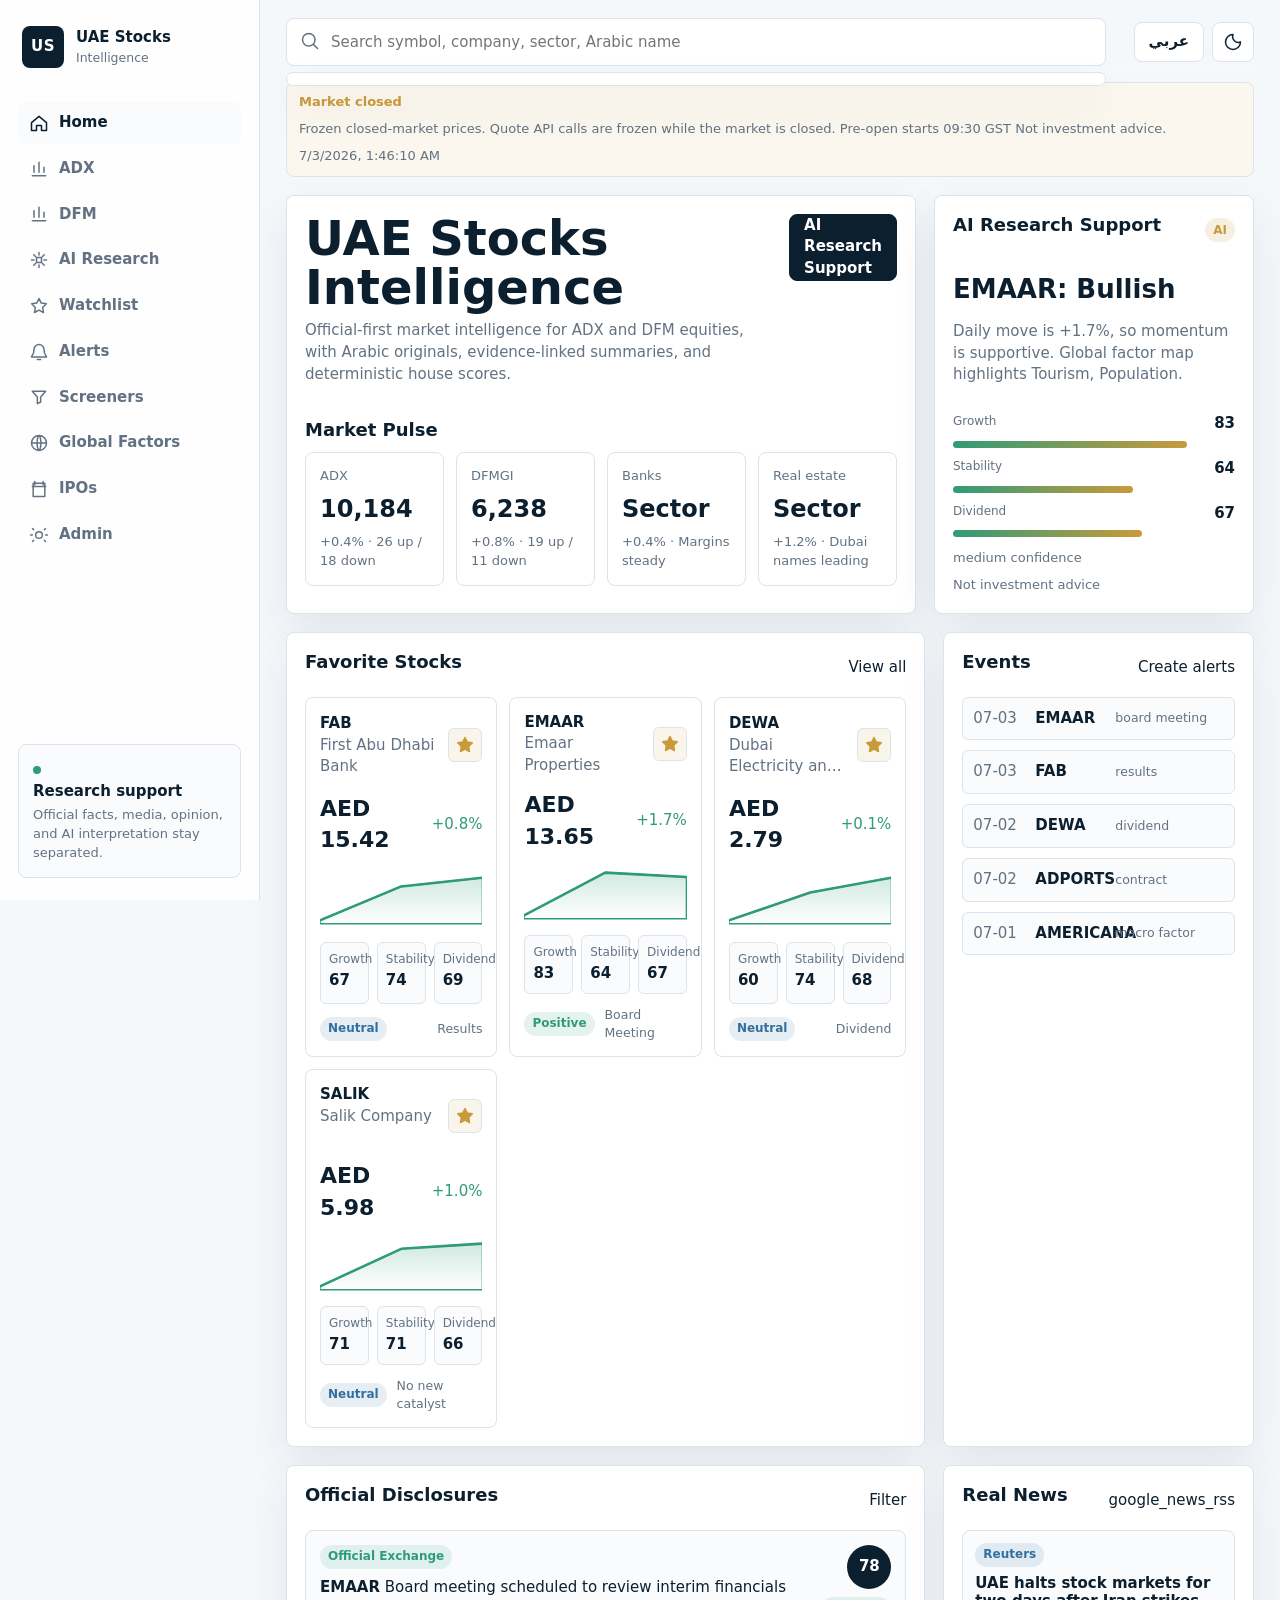
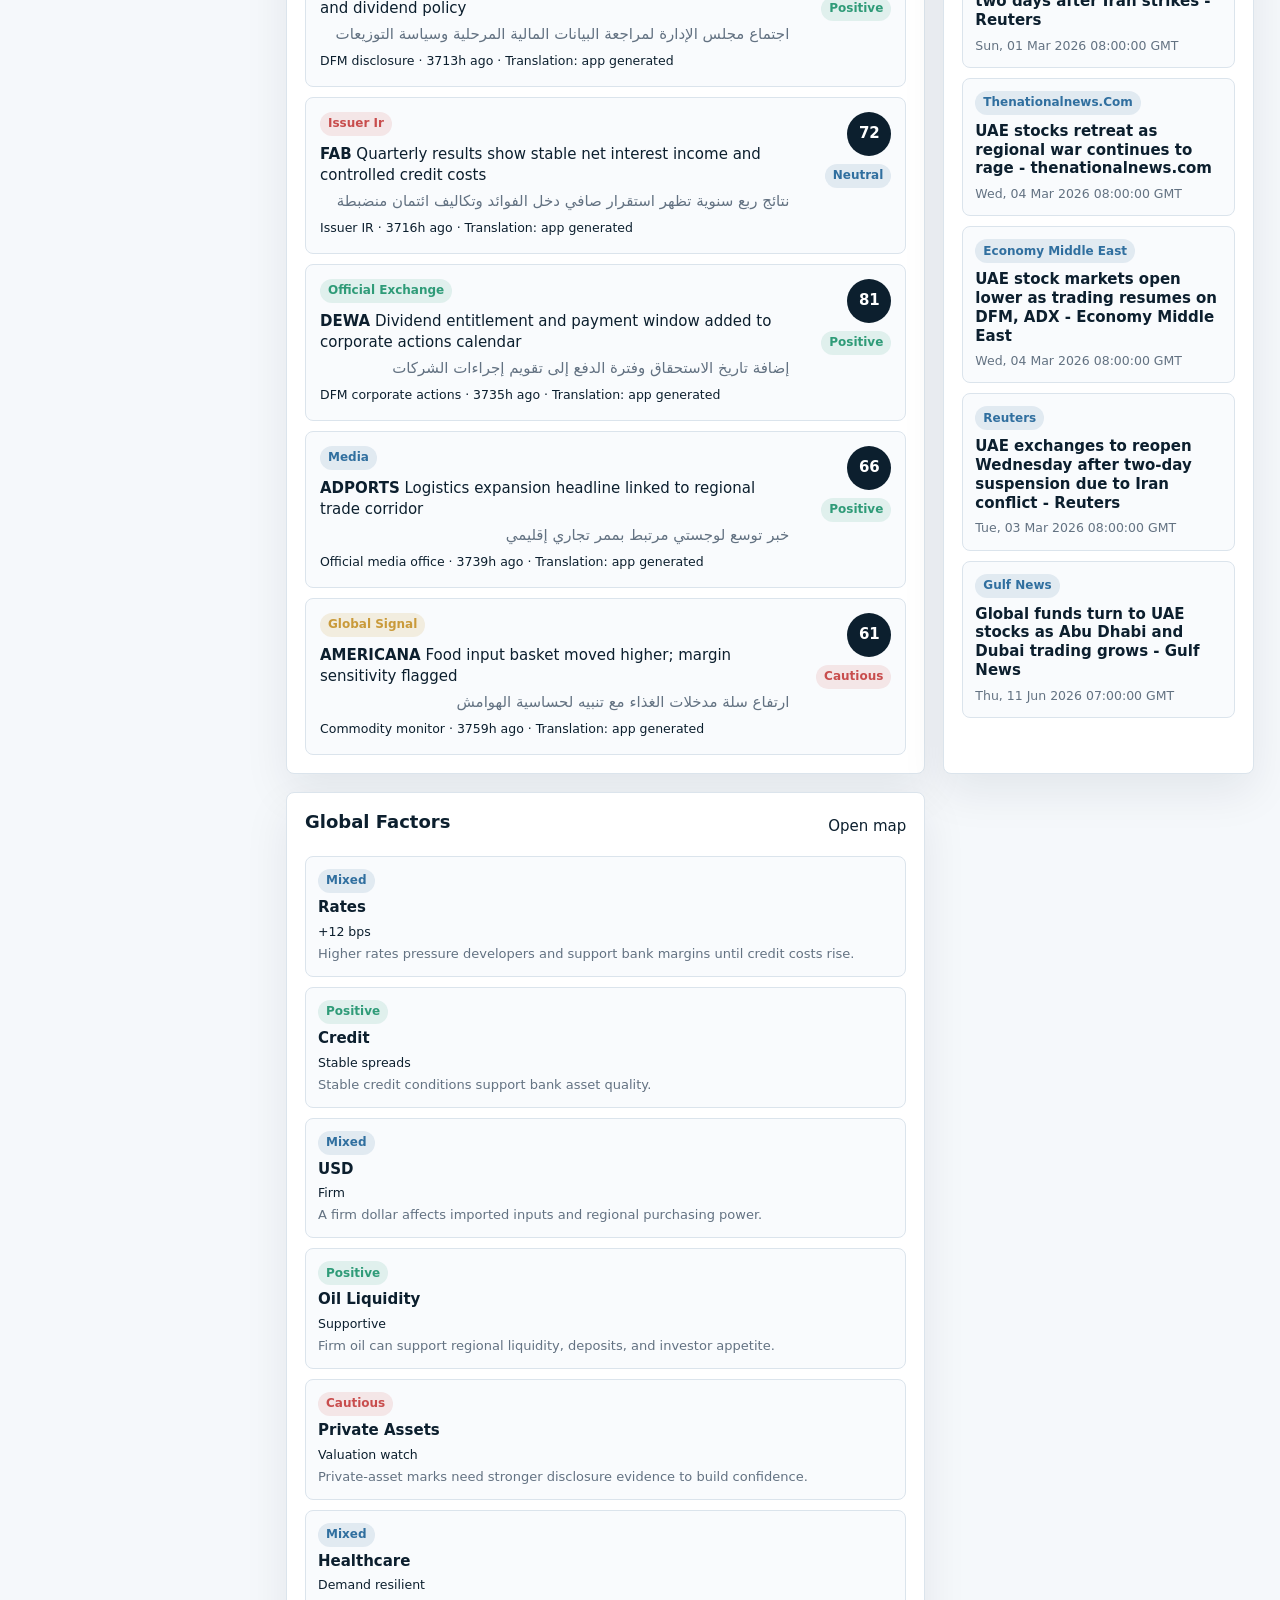
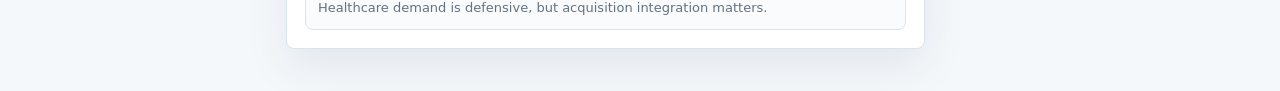
<file: index.html>
<!doctype html>
<html lang="en" data-theme="light">
  <head>
    <meta charset="utf-8" />
    <meta name="viewport" content="width=device-width, initial-scale=1" />
    <meta name="theme-color" content="#0c1f2e" />
    <title>UAE Stocks Intelligence</title>
    <link rel="manifest" href="manifest.json" />
    <link rel="stylesheet" href="css/app.css?v=20260619-2" />
  </head>
  <body>
    <div id="app" class="app-shell">
      <aside class="sidebar" aria-label="Main navigation">
        <a class="brand" href="#/">
          <span class="brand-mark" aria-hidden="true">US</span>
          <span>
            <strong>UAE Stocks</strong>
            <small>Intelligence</small>
          </span>
        </a>
        <nav id="nav"></nav>
        <section class="trust-box">
          <span class="status-dot"></span>
          <strong>Research support</strong>
          <p>Official facts, media, opinion, and AI interpretation stay separated.</p>
        </section>
      </aside>

      <main class="workspace">
        <header class="topbar">
          <div class="search-wrap">
            <svg viewBox="0 0 24 24" aria-hidden="true"><path d="m21 21-4.35-4.35M10.5 18a7.5 7.5 0 1 1 0-15 7.5 7.5 0 0 1 0 15Z"/></svg>
            <input id="search" type="search" autocomplete="off" dir="auto" placeholder="Search symbol, company, sector, Arabic name" />
            <div id="searchResults" class="search-results" hidden></div>
          </div>
          <div class="top-actions">
            <button id="langToggle" class="ghost-button" type="button">عربي</button>
            <button id="themeToggle" class="ghost-button icon-button" type="button" aria-label="Toggle dark mode">
              <svg viewBox="0 0 24 24" aria-hidden="true"><path d="M12 3a9 9 0 1 0 9 9 7 7 0 0 1-9-9Z"/></svg>
            </button>
          </div>
        </header>

        <div id="marketStatus" class="market-status"></div>
        <div id="view" class="view" tabindex="-1"></div>
      </main>
    </div>

    <script src="js/i18n.js?v=20260619-2"></script>
    <script src="js/charts.js?v=20260619-2"></script>
    <script src="js/app.js?v=20260619-2"></script>
  </body>
</html>
</file>
<file: css/app.css>
:root {
  --bg: #f5f8fb;
  --panel: #ffffff;
  --panel-soft: #f9fbfd;
  --text: #0c1f2e;
  --muted: #637282;
  --line: #dbe4ec;
  --line-strong: #c6d3df;
  --green: #2f9b78;
  --red: #c84d4d;
  --gold: #c99a3a;
  --blue: #306f9f;
  --shadow: 0 18px 45px rgba(12, 31, 46, 0.08);
  --radius: 8px;
}

[data-theme="dark"] {
  --bg: #07131d;
  --panel: #0d1e2b;
  --panel-soft: #102738;
  --text: #eff6fb;
  --muted: #9fb0bf;
  --line: #1f3a4c;
  --line-strong: #2d4b60;
  --shadow: 0 20px 48px rgba(0, 0, 0, 0.28);
}

* { box-sizing: border-box; }

html { color-scheme: light dark; }

body {
  margin: 0;
  background: var(--bg);
  color: var(--text);
  font-family: Inter, ui-sans-serif, system-ui, -apple-system, BlinkMacSystemFont, "Segoe UI", Arial, sans-serif;
  font-size: 15px;
  line-height: 1.45;
}

a { color: inherit; text-decoration: none; }
button, input { font: inherit; }
svg { width: 20px; height: 20px; fill: none; stroke: currentColor; stroke-width: 1.8; stroke-linecap: round; stroke-linejoin: round; }

.app-shell {
  display: grid;
  grid-template-columns: 260px minmax(0, 1fr);
  min-height: 100vh;
}

.sidebar {
  position: sticky;
  top: 0;
  height: 100vh;
  display: flex;
  flex-direction: column;
  gap: 22px;
  padding: 22px 18px;
  border-inline-end: 1px solid var(--line);
  background: color-mix(in srgb, var(--panel) 92%, var(--bg));
}

.brand {
  display: flex;
  align-items: center;
  gap: 12px;
  padding: 4px 4px 12px;
}

.brand-mark {
  display: grid;
  place-items: center;
  width: 42px;
  height: 42px;
  border-radius: 8px;
  background: var(--text);
  color: var(--panel);
  font-weight: 800;
  letter-spacing: .04em;
}

.brand strong, .brand small { display: block; }
.brand small { color: var(--muted); margin-top: 1px; }

#nav {
  display: grid;
  gap: 4px;
}

.nav-link {
  display: flex;
  align-items: center;
  gap: 10px;
  padding: 10px 11px;
  border-radius: var(--radius);
  color: var(--muted);
  font-weight: 650;
}

.nav-link:hover,
.nav-link.active {
  background: var(--panel-soft);
  color: var(--text);
}

.trust-box {
  margin-top: auto;
  padding: 14px;
  border: 1px solid var(--line);
  border-radius: var(--radius);
  background: var(--panel-soft);
}

.trust-box strong { display: block; margin-bottom: 4px; }
.trust-box p { margin: 0; color: var(--muted); font-size: 13px; }
.status-dot { display: inline-block; width: 8px; height: 8px; border-radius: 99px; background: var(--green); margin-inline-end: 6px; }

.workspace {
  min-width: 0;
  padding: 18px 26px 42px;
}

.topbar {
  position: sticky;
  z-index: 20;
  top: 0;
  display: flex;
  gap: 14px;
  align-items: center;
  justify-content: space-between;
  padding: 0 0 16px;
  background: linear-gradient(var(--bg) 72%, color-mix(in srgb, var(--bg) 0%, transparent));
}

.search-wrap {
  position: relative;
  flex: 1;
  max-width: 820px;
}

.search-wrap > svg {
  position: absolute;
  top: 13px;
  left: 14px;
  color: var(--muted);
}

#search {
  width: 100%;
  height: 48px;
  padding: 0 16px 0 44px;
  direction: ltr;
  text-align: left;
  color: var(--text);
  border: 1px solid var(--line);
  border-radius: var(--radius);
  background: var(--panel);
  outline: none;
}

#search:focus { border-color: var(--blue); box-shadow: 0 0 0 3px color-mix(in srgb, var(--blue) 20%, transparent); }

.search-results {
  position: absolute;
  inset-inline: 0;
  top: 54px;
  z-index: 50;
  display: grid;
  padding: 6px;
  border: 1px solid var(--line);
  border-radius: var(--radius);
  background: var(--panel);
  box-shadow: var(--shadow);
}

.search-results a {
  display: grid;
  grid-template-columns: 86px 1fr auto;
  gap: 10px;
  align-items: center;
  padding: 10px;
  border-radius: 6px;
}

.search-results a:hover { background: var(--panel-soft); }
.search-results small { color: var(--muted); }

.top-actions {
  display: flex;
  align-items: center;
  gap: 8px;
}

.ghost-button,
.primary-button,
.rule-button {
  display: inline-flex;
  align-items: center;
  justify-content: center;
  gap: 8px;
  min-height: 40px;
  padding: 0 14px;
  border: 1px solid var(--line);
  border-radius: var(--radius);
  background: var(--panel);
  color: var(--text);
  cursor: pointer;
  font-weight: 700;
}

.primary-button {
  background: var(--text);
  color: var(--panel);
  border-color: var(--text);
}

.small-button {
  min-height: 34px;
  padding: 0 12px;
  font-size: 13px;
}

.icon-button { width: 42px; padding: 0; }

.market-status {
  display: flex;
  flex-wrap: wrap;
  gap: 8px 16px;
  align-items: center;
  margin-bottom: 18px;
  padding: 10px 12px;
  border: 1px solid var(--line);
  border-radius: var(--radius);
  background: color-mix(in srgb, var(--gold) 8%, var(--panel));
  color: var(--muted);
  font-size: 13px;
}

.market-status strong { color: var(--gold); }

.view { display: grid; gap: 18px; }

.hero-grid {
  display: grid;
  grid-template-columns: minmax(0, 1.7fr) minmax(320px, .8fr);
  gap: 18px;
}

.dashboard-grid {
  display: grid;
  grid-template-columns: repeat(3, minmax(0, 1fr));
  gap: 18px;
}

.span-2 { grid-column: span 2; }
.span-3 { grid-column: span 3; }

.panel,
.stock-card,
.pulse-card,
.factor-pill,
.readiness-card {
  border: 1px solid var(--line);
  border-radius: var(--radius);
  background: var(--panel);
  box-shadow: var(--shadow);
}

.panel { padding: 18px; }
.hero-panel { min-height: 305px; }

.section-head,
.page-head {
  display: flex;
  align-items: flex-start;
  justify-content: space-between;
  gap: 16px;
  margin-bottom: 18px;
}

.section-head.compact { align-items: center; margin-bottom: 12px; }

.section-actions {
  display: inline-flex;
  flex-wrap: wrap;
  align-items: center;
  justify-content: flex-end;
  gap: 8px;
}

.model-pill {
  display: inline-flex;
  align-items: center;
  min-height: 34px;
  padding: 0 10px;
  border-radius: 999px;
  background: color-mix(in srgb, var(--green) 12%, var(--panel));
  color: var(--green);
  font-size: 12px;
  font-weight: 800;
}

h1, h2, h3, p { margin-top: 0; }
h1 { margin-bottom: 8px; font-size: clamp(30px, 4vw, 48px); line-height: 1.03; letter-spacing: 0; }
h2 { margin-bottom: 12px; font-size: 18px; line-height: 1.2; }
h3 { margin: 14px 0 8px; font-size: 13px; color: var(--muted); text-transform: uppercase; letter-spacing: .04em; }
p { color: var(--muted); }

.page-head {
  display: block;
  padding: 4px 0 2px;
}
.page-head h1 { font-size: 34px; }
.page-head p { max-width: 760px; margin-bottom: 0; }

.pulse-grid {
  display: grid;
  grid-template-columns: repeat(4, minmax(0, 1fr));
  gap: 12px;
}

.pulse-card {
  display: grid;
  gap: 6px;
  padding: 14px;
  box-shadow: none;
}

.pulse-card span,
.pulse-card small { color: var(--muted); font-size: 13px; }
.pulse-card strong { font-size: 24px; }

.stock-grid {
  display: grid;
  grid-template-columns: repeat(3, minmax(0, 1fr));
  gap: 12px;
}

.market-grid { grid-template-columns: repeat(4, minmax(0, 1fr)); }

.stock-card {
  display: grid;
  gap: 12px;
  padding: 14px;
  box-shadow: none;
}

.stock-card-head,
.stock-title-row,
.stock-price,
.card-foot,
.stance-row,
.date-row,
.queue-row {
  display: flex;
  align-items: center;
  justify-content: space-between;
  gap: 10px;
}

.stock-card-head a {
  display: grid;
  min-width: 0;
}

.stock-card-head span,
.card-foot small,
.stock-head p,
.price-block small,
.muted { color: var(--muted); }

.compact-security span {
  overflow: hidden;
  text-overflow: ellipsis;
  white-space: nowrap;
}

.stock-card-head a span {
  display: -webkit-box;
  min-height: 2.8em;
  overflow: hidden;
  -webkit-line-clamp: 2;
  -webkit-box-orient: vertical;
}

.favorite-button {
  display: grid;
  place-items: center;
  width: 34px;
  height: 34px;
  border: 1px solid var(--line);
  border-radius: 6px;
  background: var(--panel);
  color: var(--muted);
  cursor: pointer;
}

.favorite-button.active,
.favorite-button:hover {
  color: var(--gold);
  background: color-mix(in srgb, var(--gold) 10%, var(--panel));
}

.favorite-button.active svg { fill: currentColor; }

.stock-price strong,
.price-block strong { font-size: 22px; }

.positive { color: var(--green); }
.negative { color: var(--red); }
.watch { color: var(--gold); }

.sparkline { width: 100%; height: 58px; color: var(--green); }
.sparkline.negative { color: var(--red); }

.score-row {
  display: grid;
  grid-template-columns: repeat(3, minmax(0, 1fr));
  gap: 8px;
}

.score-chip {
  padding: 8px;
  border: 1px solid var(--line);
  border-radius: 6px;
  background: var(--panel-soft);
}

.score-chip small,
.kv span,
.metric-bar span { display: block; color: var(--muted); font-size: 12px; }
.score-chip strong { display: block; margin-top: 2px; }

.impact,
.badge {
  display: inline-flex;
  align-items: center;
  width: max-content;
  min-height: 24px;
  padding: 0 8px;
  border-radius: 999px;
  font-size: 12px;
  font-weight: 800;
  text-transform: capitalize;
}

.impact.positive,
.impact.bullish,
.badge.official { background: color-mix(in srgb, var(--green) 12%, transparent); color: var(--green); }
.impact.neutral,
.impact.mixed,
.badge.media { background: color-mix(in srgb, var(--blue) 12%, transparent); color: var(--blue); }
.impact.cautious,
.badge.opinion { background: color-mix(in srgb, var(--red) 12%, transparent); color: var(--red); }
.badge.ai { background: color-mix(in srgb, var(--gold) 15%, transparent); color: var(--gold); }

.insight { display: grid; gap: 12px; }
.insight > strong { font-size: 26px; }

.score-stack { display: grid; gap: 10px; }

.metric-bar {
  display: grid;
  gap: 6px;
}

.metric-bar div { display: flex; justify-content: space-between; gap: 8px; }
.metric-bar > i {
  display: block;
  height: 7px;
  border-radius: 999px;
  background: linear-gradient(90deg, var(--green), var(--gold));
}

.evidence-line {
  display: flex;
  flex-wrap: wrap;
  gap: 8px;
  color: var(--muted);
  font-size: 13px;
}

.timeline,
.disclosure-list,
.factor-list,
.compact-list,
.source-stack,
.queue-list {
  display: grid;
  gap: 10px;
}

.timeline-row,
.compact-security {
  display: grid;
  grid-template-columns: 54px 72px 1fr;
  gap: 8px;
  align-items: center;
  padding: 10px;
  border: 1px solid var(--line);
  border-radius: 6px;
  background: var(--panel-soft);
}

.timeline-row span,
.timeline-row small,
.compact-security small { color: var(--muted); }

.disclosure-row {
  display: grid;
  grid-template-columns: minmax(0, 1fr) 86px;
  gap: 16px;
  padding: 14px;
  border: 1px solid var(--line);
  border-radius: var(--radius);
  background: var(--panel-soft);
}

.disclosure-row a {
  display: block;
  margin: 8px 0 4px;
}

.disclosure-row p { margin-bottom: 4px; }
.disclosure-row aside { display: grid; justify-items: end; align-content: start; gap: 8px; }

.source-actions {
  display: flex;
  flex-wrap: wrap;
  gap: 8px;
  margin-top: 8px;
}

.source-actions a {
  display: inline-flex;
  margin: 0;
  padding: 5px 8px;
  border: 1px solid var(--line);
  border-radius: 6px;
  color: var(--muted);
  font-size: 12px;
}

.materiality {
  display: grid;
  place-items: center;
  width: 44px;
  height: 44px;
  border-radius: 50%;
  background: var(--text);
  color: var(--panel);
  font-weight: 800;
}

.stock-head {
  display: flex;
  align-items: center;
  justify-content: space-between;
  gap: 16px;
}

.stock-head h1 { margin: 0; font-size: 42px; }
.stock-title-row { justify-content: flex-start; }
.price-block { display: grid; justify-items: end; }

.tabs {
  display: flex;
  gap: 6px;
  overflow-x: auto;
  padding-bottom: 2px;
}

.tabs button {
  flex: 0 0 auto;
  padding: 10px 12px;
  border: 1px solid var(--line);
  border-radius: var(--radius);
  background: var(--panel);
  color: var(--muted);
  cursor: pointer;
  font-weight: 800;
}

.tabs button.active {
  color: var(--panel);
  background: var(--text);
  border-color: var(--text);
}

.quick-grid {
  display: grid;
  grid-template-columns: repeat(2, minmax(0, 1fr));
  gap: 10px;
}

.kv {
  padding: 11px;
  border: 1px solid var(--line);
  border-radius: 6px;
  background: var(--panel-soft);
}

.chip-list {
  display: flex;
  flex-wrap: wrap;
  gap: 8px;
}

.chip-list span {
  padding: 7px 9px;
  border: 1px solid var(--line);
  border-radius: 999px;
  background: var(--panel-soft);
  font-size: 12px;
  font-weight: 750;
}

.chip-list.risk span { border-color: color-mix(in srgb, var(--red) 25%, var(--line)); }

.factor-map {
  display: grid;
  grid-template-columns: repeat(3, minmax(0, 1fr));
  gap: 18px;
}

.factor-card { box-shadow: var(--shadow); }
.factor-pill {
  display: grid;
  gap: 4px;
  padding: 12px;
  box-shadow: none;
  background: var(--panel-soft);
}
.factor-pill.large { padding: 18px; }
.factor-pill p { margin: 0; font-size: 13px; }

.analysis-grid {
  display: grid;
  grid-template-columns: repeat(2, minmax(0, 1fr));
  gap: 14px;
}

.analysis-block {
  padding: 14px;
  border: 1px solid var(--line);
  border-radius: var(--radius);
  background: var(--panel-soft);
}

.analysis-block ol {
  margin: 0;
  padding-inline-start: 20px;
  color: var(--muted);
}

.analysis-block li + li { margin-top: 5px; }

.warning-note {
  padding: 10px;
  border: 1px solid color-mix(in srgb, var(--gold) 28%, var(--line));
  border-radius: 6px;
  background: color-mix(in srgb, var(--gold) 10%, transparent);
  color: var(--gold);
}

.mizan-panel,
.agent-card,
.signal-panel {
  margin-bottom: 14px;
  padding: 14px;
  border: 1px solid var(--line);
  border-radius: var(--radius);
  background: var(--panel-soft);
}

.muted-panel {
  background: color-mix(in srgb, var(--blue) 5%, var(--panel));
}

.mizan-panel code,
.agent-card code {
  display: block;
  overflow-x: auto;
  padding: 10px;
  border-radius: 6px;
  background: color-mix(in srgb, var(--text) 7%, transparent);
  color: var(--text);
  font-size: 12px;
}

.agent-columns {
  display: grid;
  grid-template-columns: repeat(2, minmax(0, 1fr));
  gap: 14px;
}

.signal-grid {
  display: grid;
  grid-template-columns: repeat(3, minmax(0, 1fr));
  gap: 10px;
}

.compact-signal {
  grid-template-columns: repeat(4, minmax(0, 1fr));
  margin-bottom: 12px;
}

.news-card {
  display: grid;
  gap: 7px;
  padding: 12px;
  border: 1px solid var(--line);
  border-radius: var(--radius);
  background: var(--panel-soft);
}

.news-card strong {
  line-height: 1.25;
}

.news-card small {
  color: var(--muted);
}

.agent-columns ul {
  margin: 0;
  padding-inline-start: 18px;
  color: var(--muted);
}

.agent-news,
.agent-list {
  margin: 0 0 12px;
  padding-inline-start: 18px;
  color: var(--muted);
}

.agent-report-grid {
  display: grid;
  grid-template-columns: repeat(3, minmax(0, 1fr));
  gap: 12px;
}

.agent-report-card {
  display: grid;
  align-content: start;
  gap: 12px;
  padding: 14px;
  border: 1px solid var(--line);
  border-radius: var(--radius);
  background: var(--panel-soft);
}

.agent-report-card p {
  margin-bottom: 0;
}

.quick-grid.compact {
  grid-template-columns: 1fr;
}

.mini-bars {
  display: grid;
  gap: 14px;
}

.bar-row {
  display: grid;
  grid-template-columns: 70px 1fr 1fr;
  gap: 10px;
  align-items: center;
}

.bar-track {
  height: 10px;
  overflow: hidden;
  border-radius: 999px;
  background: var(--panel-soft);
  border: 1px solid var(--line);
}

.bar-track i {
  display: block;
  height: 100%;
  background: var(--green);
}

.bar-track.profit i { background: var(--gold); }

.readiness-grid {
  display: grid;
  grid-template-columns: repeat(3, minmax(0, 1fr));
  gap: 10px;
}

.readiness-card {
  padding: 13px;
  box-shadow: none;
}

.readiness-card span {
  display: inline-flex;
  margin-bottom: 7px;
  font-size: 11px;
  font-weight: 900;
  text-transform: uppercase;
}

.readiness-card.pass span { color: var(--green); }
.readiness-card.blocked span { color: var(--red); }
.readiness-card p { margin-bottom: 0; font-size: 13px; }

.table { display: grid; gap: 0; overflow: hidden; border: 1px solid var(--line); border-radius: var(--radius); }
.table-head,
.table-row {
  display: grid;
  grid-template-columns: 1fr 1fr 1fr 2fr;
  gap: 12px;
  padding: 11px 12px;
  border-bottom: 1px solid var(--line);
}
.table-head {
  background: var(--panel-soft);
  color: var(--muted);
  font-size: 12px;
  font-weight: 800;
  text-transform: uppercase;
}
.table-row:last-child { border-bottom: 0; }

.rule-grid {
  display: grid;
  grid-template-columns: repeat(2, minmax(0, 1fr));
  gap: 8px;
}

.rule-button {
  justify-content: flex-start;
  text-transform: capitalize;
}

.empty-state {
  display: grid;
  place-items: start;
  gap: 4px;
  min-height: 160px;
}

@media (max-width: 1180px) {
  .app-shell { grid-template-columns: 82px minmax(0, 1fr); }
  .brand span:not(.brand-mark), .nav-link span, .trust-box { display: none; }
  .sidebar { padding: 18px 14px; }
  .nav-link { justify-content: center; }
  .hero-grid, .dashboard-grid { grid-template-columns: repeat(2, minmax(0, 1fr)); }
  .span-2, .span-3 { grid-column: span 2; }
  .pulse-grid, .market-grid, .factor-map { grid-template-columns: repeat(2, minmax(0, 1fr)); }
  .stock-grid { grid-template-columns: repeat(2, minmax(0, 1fr)); }
  .agent-report-grid { grid-template-columns: repeat(2, minmax(0, 1fr)); }
}

@media (max-width: 720px) {
  .app-shell { display: block; }
  .sidebar {
    position: static;
    height: auto;
    flex-direction: row;
    align-items: center;
    overflow-x: auto;
    padding: 10px;
  }
  #nav { display: flex; gap: 4px; }
  .brand { padding: 0; }
  .workspace { padding: 12px 12px 32px; }
  .topbar { position: static; align-items: stretch; flex-direction: column; }
  .hero-grid, .dashboard-grid, .pulse-grid, .stock-grid, .market-grid, .factor-map, .analysis-grid, .readiness-grid, .agent-report-grid {
    grid-template-columns: 1fr;
  }
  .agent-columns { grid-template-columns: 1fr; }
  .signal-grid, .compact-signal { grid-template-columns: 1fr; }
  .span-2, .span-3 { grid-column: auto; }
  .section-head, .stock-head { flex-direction: column; align-items: stretch; }
  h1 { font-size: 32px; }
  .search-results a { grid-template-columns: 70px 1fr; }
  .search-results small { grid-column: 2; }
  .disclosure-row { grid-template-columns: 1fr; }
  .disclosure-row aside { justify-items: start; grid-auto-flow: column; }
  .table-head, .table-row { grid-template-columns: 1fr; }
}
</file>
